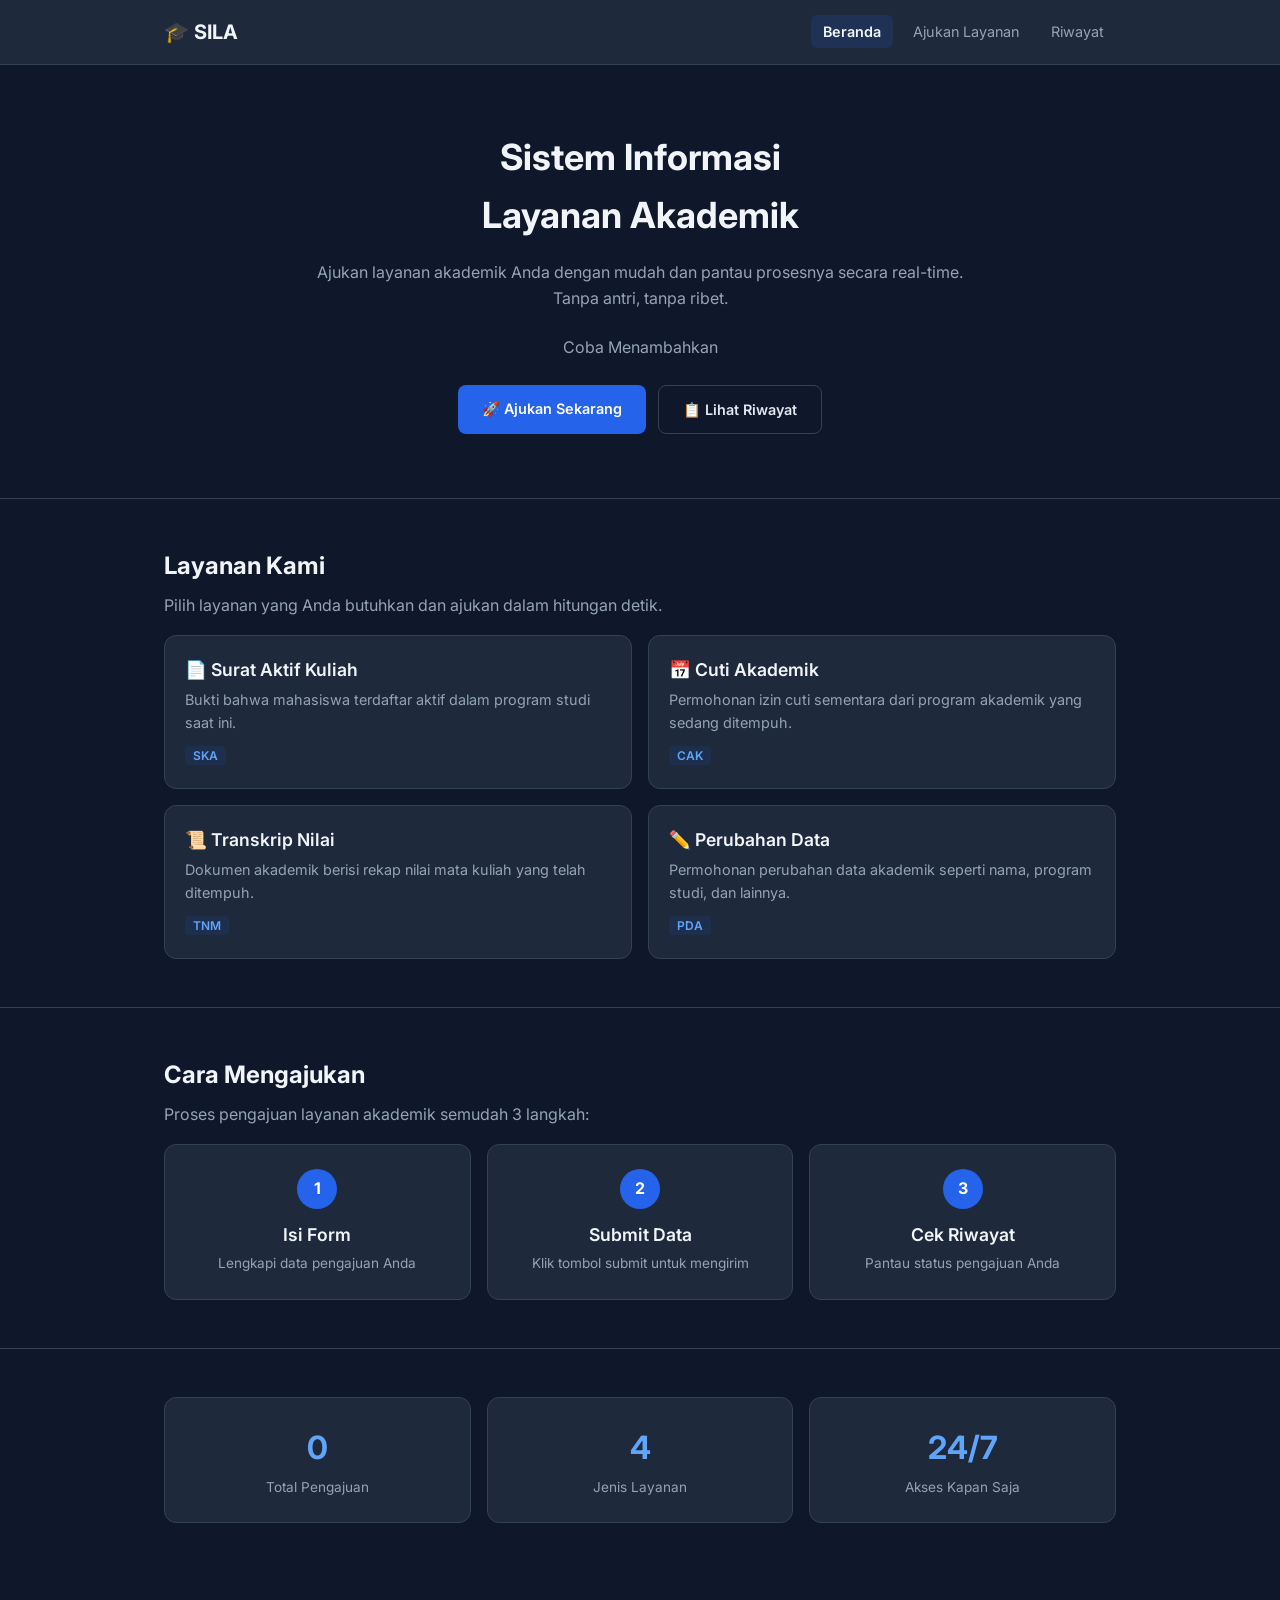
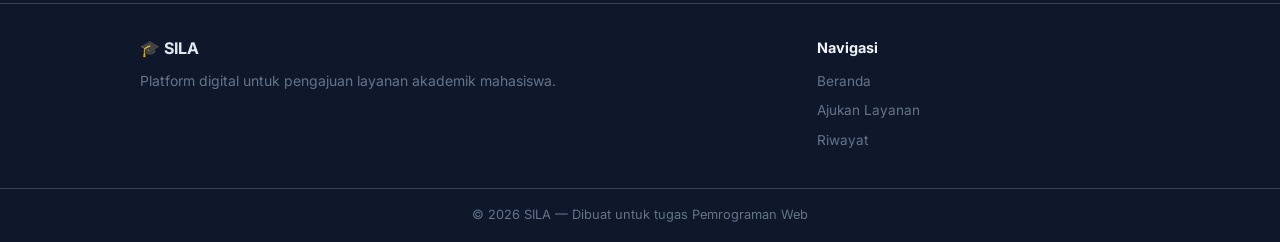
<file: index.html>
<!DOCTYPE html>
<html lang="id">

<head>
    <meta charset="UTF-8">
    <meta name="viewport" content="width=device-width, initial-scale=1.0">
    <title>SILA — Sistem Informasi Layanan Akademik</title>
    <link rel="preconnect" href="https://fonts.googleapis.com">
    <link rel="preconnect" href="https://fonts.gstatic.com" crossorigin>
    <link href="https://fonts.googleapis.com/css2?family=Inter:wght@400;600;700&display=swap" rel="stylesheet">
    <link rel="stylesheet" href="css/style.css">
</head>

<body>

    <!-- HEADER & NAVIGASI -->
    <header class="navbar">
        <div class="container navbar-inner">
            <a href="index.html" class="logo">🎓 SILA</a>
            <input type="checkbox" id="navToggle" class="nav-toggle">
            <label for="navToggle" class="hamburger">
                <span></span>
                <span></span>
                <span></span>
            </label>
            <nav>
                <ul class="nav-menu">
                    <li><a href="index.html" class="active">Beranda</a></li>
                    <li><a href="layanan.html">Ajukan Layanan</a></li>
                    <li><a href="riwayat.html">Riwayat</a></li>
                </ul>
            </nav>
        </div>
    </header>

    <main>

        <!-- Hero -->
        <section class="hero">
            <div class="container">
                <h1>Sistem Informasi<br>Layanan Akademik</h1>
                <p>Ajukan layanan akademik Anda dengan mudah dan pantau prosesnya secara real-time.<br>Tanpa antri,
                    tanpa ribet.</p>
                    <p>Coba Menambahkan</p>
                <div class="hero-buttons">
                    <a href="layanan.html" class="btn btn-primary">🚀 Ajukan Sekarang</a>
                    <a href="riwayat.html" class="btn btn-outline">📋 Lihat Riwayat</a>
                </div>
            </div>
        </section>

        <!-- Daftar Layanan -->
        <section class="section">
            <div class="container">
                <h2>Layanan Kami</h2>
                <p class="section-desc">Pilih layanan yang Anda butuhkan dan ajukan dalam hitungan detik.</p>
                
                <div class="cards-grid">
                    <article class="card">
                        <h3>📄 Surat Aktif Kuliah</h3>
                        <p>Bukti bahwa mahasiswa terdaftar aktif dalam program studi saat ini.</p>
                        <span class="card-code">SKA</span>
                    </article>
                    <article class="card">
                        <h3>📅 Cuti Akademik</h3>
                        <p>Permohonan izin cuti sementara dari program akademik yang sedang ditempuh.</p>
                        <span class="card-code">CAK</span>
                    </article>
                    <article class="card">
                        <h3>📜 Transkrip Nilai</h3>
                        <p>Dokumen akademik berisi rekap nilai mata kuliah yang telah ditempuh.</p>
                        <span class="card-code">TNM</span>
                    </article>
                    <article class="card">
                        <h3>✏️ Perubahan Data</h3>
                        <p>Permohonan perubahan data akademik seperti nama, program studi, dan lainnya.</p>
                        <span class="card-code">PDA</span>
                    </article>
                </div>
            </div>
        </section>

        <!-- Cara Mengajukan -->
        <section class="section">
            <div class="container">
                <h2>Cara Mengajukan</h2>
                <p class="section-desc">Proses pengajuan layanan akademik semudah 3 langkah:</p>
                <div class="steps-grid">
                    <div class="step">
                        <div class="step-number">1</div>
                        <h3>Isi Form</h3>
                        <p>Lengkapi data pengajuan Anda</p>
                    </div>
                    <div class="step">
                        <div class="step-number">2</div>
                        <h3>Submit Data</h3>
                        <p>Klik tombol submit untuk mengirim</p>
                    </div>
                    <div class="step">
                        <div class="step-number">3</div>
                        <h3>Cek Riwayat</h3>
                        <p>Pantau status pengajuan Anda</p>
                    </div>
                </div>
            </div>
        </section>

        <!-- Statistik -->
        <section class="section">
            <div class="container">
                <div class="stats-grid">
                    <div class="stat">
                        <div class="stat-number">0</div>
                        <div class="stat-label">Total Pengajuan</div>
                    </div>
                    <div class="stat">
                        <div class="stat-number">4</div>
                        <div class="stat-label">Jenis Layanan</div>
                    </div>
                    <div class="stat">
                        <div class="stat-number">24/7</div>
                        <div class="stat-label">Akses Kapan Saja</div>
                    </div>
                </div>
            </div>
        </section>

    </main>

    <!-- FOOTER -->
    <footer class="footer">
        <div class="container footer-inner">
            <div>
                <strong>🎓 SILA</strong>
                <p>Platform digital untuk pengajuan layanan akademik mahasiswa.</p>
            </div>
            <div class="footer-nav">
                <h4>Navigasi</h4>
                <ul>
                    <li><a href="index.html">Beranda</a></li>
                    <li><a href="layanan.html">Ajukan Layanan</a></li>
                    <li><a href="riwayat.html">Riwayat</a></li>
                </ul>
            </div>
        </div>
        <div class="footer-bottom">
            <div class="container">
                <p>&copy; 2026 SILA — Dibuat untuk tugas Pemrograman Web</p>
            </div>
        </div>
    </footer>

</body>

</html>
</file>
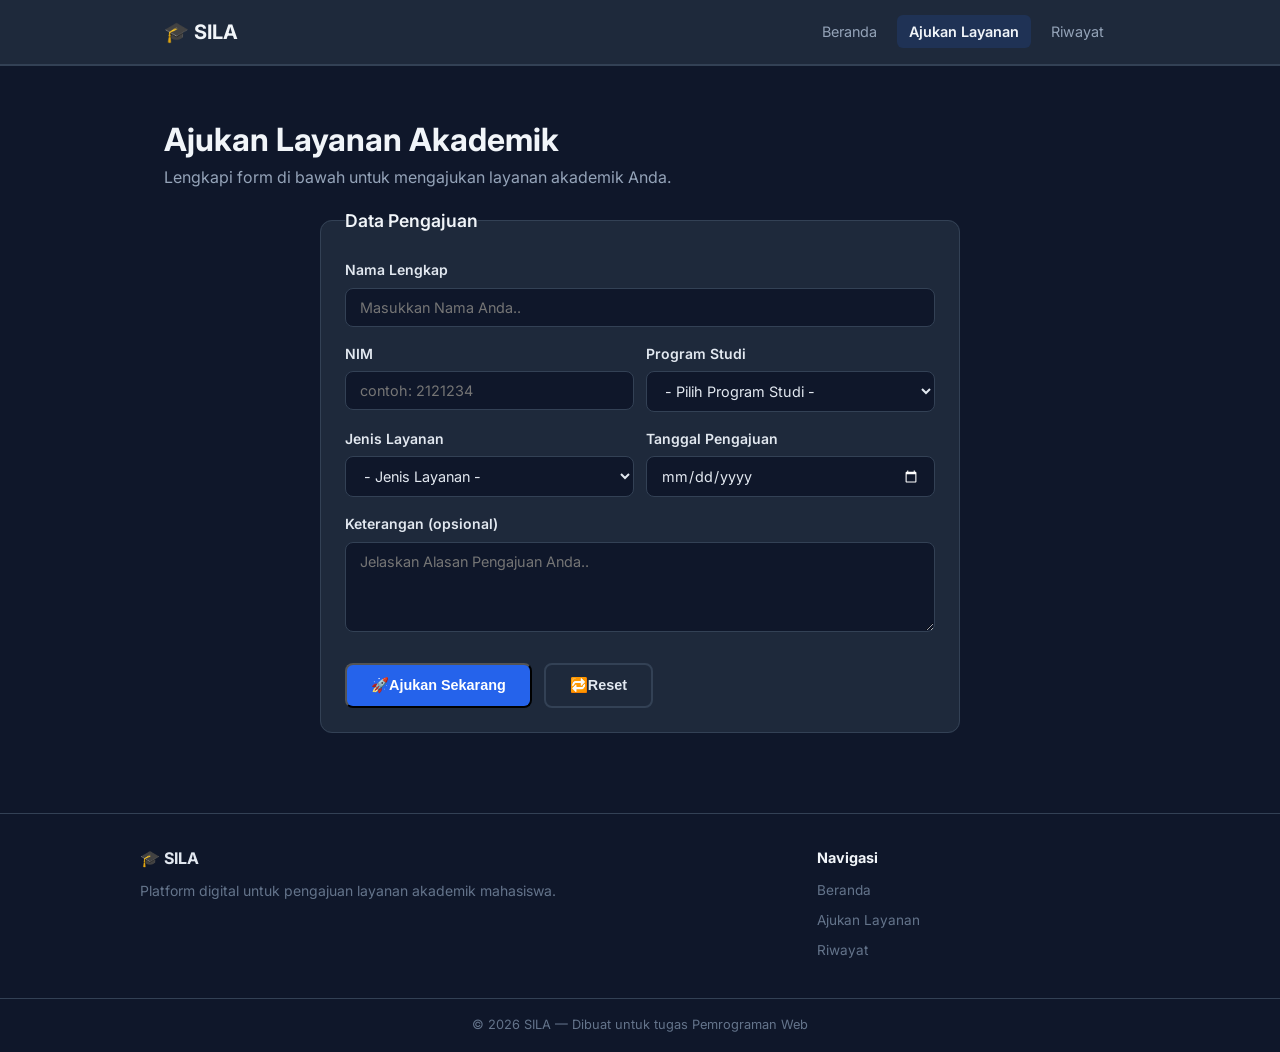
<file: layanan.html>
<!DOCTYPE html>
<html lang="id">
 
<head>
    <meta charset="UTF-8">
    <meta name="viewport" content="width=device-width, initial-scale=1.0">
    <title>Ajukan Layanan — SILA</title>
    <link rel="preconnect" href="https://fonts.googleapis.com">
    <link rel="preconnect" href="https://fonts.gstatic.com" crossorigin>
    <link href="https://fonts.googleapis.com/css2?family=Inter:wght@400;600;700&display=swap" rel="stylesheet">
    <link rel="stylesheet" href="css/style.css">
</head>
 
<body>
 
    <!-- HEADER & NAVIGASI -->
    <header class="navbar">
        <div class="container navbar-inner">
            <a href="index.html" class="logo">🎓 SILA</a>
            <input type="checkbox" id="navToggle" class="nav-toggle">
            <label for="navToggle" class="hamburger">
                <span></span>
                <span></span>
                <span></span>
            </label>
            <nav>
                <ul class="nav-menu">
                    <li><a href="index.html">Beranda</a></li>
                    <li><a href="layanan.html" class="active">Ajukan Layanan</a></li>
                    <li><a href="riwayat.html">Riwayat</a></li>
                </ul>
            </nav>
        </div>
    </header>
 
    <main>
        <section class="section">
            <div class="container">
                <h1>Ajukan Layanan Akademik</h1>
                <p class="section-desc">Lengkapi form di bawah untuk mengajukan layanan akademik Anda.</p>
 
                <!-- Form pengajuan layanan (M10) -->
                 <form action="#" method="post" target="_self" class="form-card">
                    <fieldset>
                        <legend>Data Pengajuan</legend>
                        <!-- Field: Nama, Nim, Prodi, Layanan, Tanggal, Keterangan, Button -->
 
                        <!-- Nama -->
                         <div class="form-group">
                            <label for="namalengkap">Nama Lengkap</label>
                            <input type="text" id="namalengkap" name="namalengkap" placeholder="Masukkan Nama Anda.." required>
                         </div>
 
                        <!-- Nim & Prodi -->
                         <div class="form-row">
 
                            <!-- NIM -->
                             <div class="form-group">
                                <label for="nim">NIM</label>
                                <input  type="text" id="nim" name="nim" placeholder="contoh: 2121234" required>
                             </div>
 
                             <!-- Prodi -->
                              <div class="form-group">
                                <label for="prodi">Program Studi</label>
                                <select id="prodi" name="prodi" required>
                                    <option value="">- Pilih Program Studi -</option>
                                    <option value="Sistem Informasi">Sistem Informasi</option>
                                    <option value="Teknik Informatika">Teknik Informatika</option>
                                    <option value="Manajemen">Manajemen</option>
                                    <option value="Akuntansi">Akuntansi</option>
                                </select>
                              </div>
                         </div>
 
                         <!-- Layanan dan Tanggal -->
                          <div class="form-row">
 
                            <!-- Layanan -->
                             <div class="form-group">
                                <label for="layanan">Jenis Layanan</label>
                                <select id="layanan" name="layanan" required>
                                    <option value="" >- Jenis Layanan -</option>
                                    <option value="SKA">SKA - Surat Aktif Kuliah</option>
                                    <option value="CAK">CAK - Cuti Akademik</option>
                                    <option value="TNM">TNM - Transkip Akademik</option>
                                    <option value="PDA">PDA - Perubahan Data</option>
                                </select>
                             </div>
 
                             <!-- Tanggal -->
                              <div class="form-group">
                                <label for="tanggal">Tanggal Pengajuan</label>
                                <input type="date" id="tanggal" name="tanggal" required>
                              </div>
                          </div>
 
                          <!-- Keterangan -->
                           <div class="form-group">
                            <label>Keterangan (opsional)</label>
                            <textarea id="Keterangan" name="Keterangan" rows="4" placeholder="Jelaskan Alasan Pengajuan Anda.."></textarea>
                           </div>
 
                           <!-- Tombol Kirim -->
                            <div class="form-actions">
                                <input type="submit" name="submit" value="🚀Ajukan Sekarang" class="btn btn-primary">
                                <button type="reset" name="reset" class="btn btn-outline">🔁Reset</button>
                            </div>
 
 
 
                    </fieldset>
                 </form>
                <!-- Akhir form -->
            </div>
        </section>
    </main>
 
    <!-- FOOTER -->
    <footer class="footer">
        <div class="container footer-inner">
            <div>
                <strong>🎓 SILA</strong>
                <p>Platform digital untuk pengajuan layanan akademik mahasiswa.</p>
            </div>
            <div class="footer-nav">
                <h4>Navigasi</h4>
                <ul>
                    <li><a href="index.html">Beranda</a></li>
                    <li><a href="layanan.html">Ajukan Layanan</a></li>
                    <li><a href="riwayat.html">Riwayat</a></li>
                </ul>
            </div>
        </div>
        <div class="footer-bottom">
            <div class="container">
                <p>&copy; 2026 SILA — Dibuat untuk tugas Pemrograman Web</p>
            </div>
        </div>
    </footer>
 
</body>
 
</html>
</file>
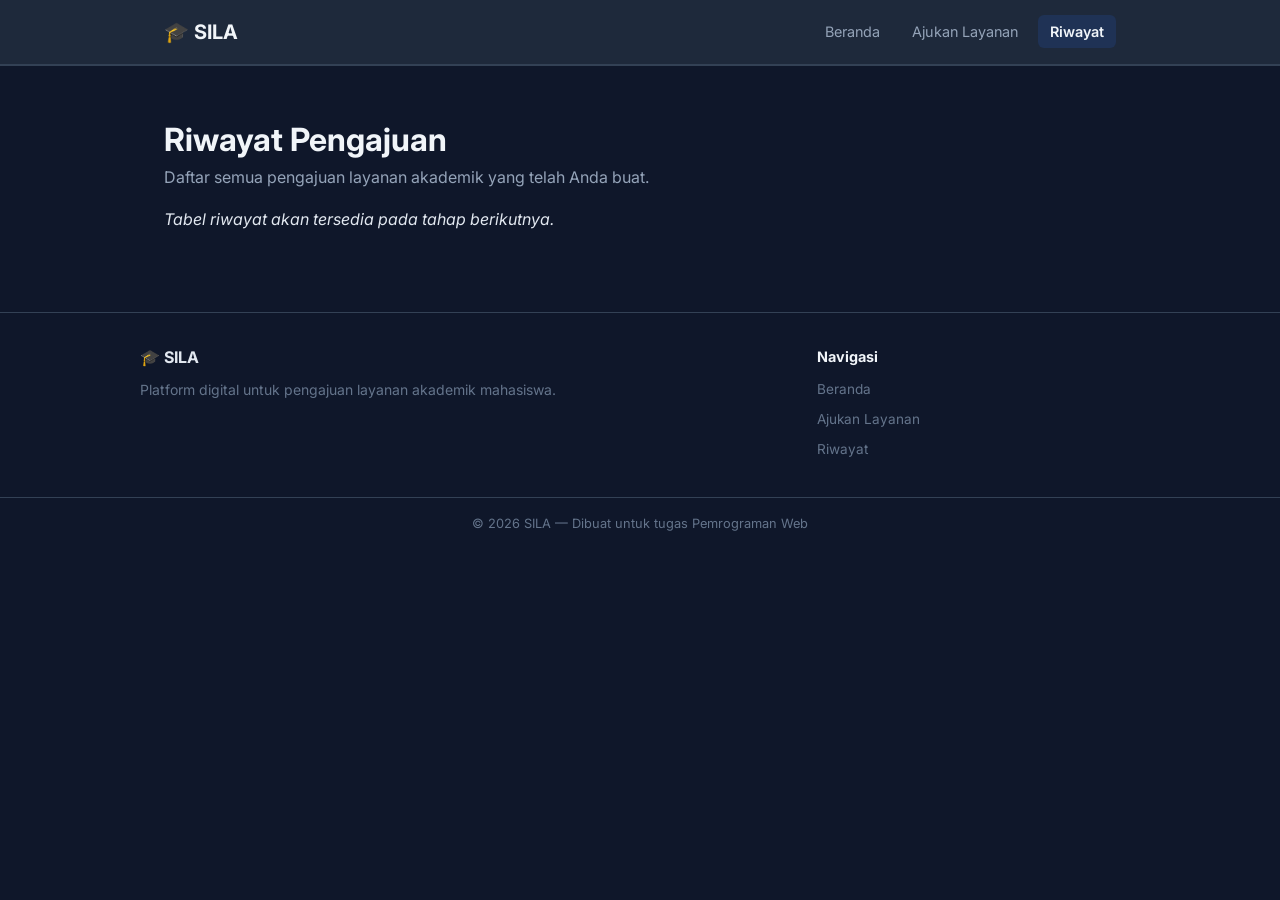
<file: riwayat.html>
<!DOCTYPE html>
<html lang="id">

<head>
    <meta charset="UTF-8">
    <meta name="viewport" content="width=device-width, initial-scale=1.0">
    <title>Riwayat Pengajuan — SILA</title>
    <link rel="preconnect" href="https://fonts.googleapis.com">
    <link rel="preconnect" href="https://fonts.gstatic.com" crossorigin>
    <link href="https://fonts.googleapis.com/css2?family=Inter:wght@400;600;700&display=swap" rel="stylesheet">
    <link rel="stylesheet" href="css/style.css">
</head>

<body>

    <!-- HEADER & NAVIGASI -->
    <header class="navbar">
        <div class="container navbar-inner">
            <a href="index.html" class="logo">🎓 SILA</a>
            <input type="checkbox" id="navToggle" class="nav-toggle">
            <label for="navToggle" class="hamburger">
                <span></span>
                <span></span>
                <span></span>
            </label>
            <nav>
                <ul class="nav-menu">
                    <li><a href="index.html">Beranda</a></li>
                    <li><a href="layanan.html">Ajukan Layanan</a></li>
                    <li><a href="riwayat.html" class="active">Riwayat</a></li>
                </ul>
            </nav>
        </div>
    </header>

    <main>
        <section class="section">
            <div class="container">
                <h1>Riwayat Pengajuan</h1>
                <p class="section-desc">Daftar semua pengajuan layanan akademik yang telah Anda buat.</p>
                <p><em>Tabel riwayat akan tersedia pada tahap berikutnya.</em></p>
            </div>
        </section>
    </main>

    <!-- FOOTER -->
    <footer class="footer">
        <div class="container footer-inner">
            <div>
                <strong>🎓 SILA</strong>
                <p>Platform digital untuk pengajuan layanan akademik mahasiswa.</p>
            </div>
            <div class="footer-nav">
                <h4>Navigasi</h4>
                <ul>
                    <li><a href="index.html">Beranda</a></li>
                    <li><a href="layanan.html">Ajukan Layanan</a></li>
                    <li><a href="riwayat.html">Riwayat</a></li>
                </ul>
            </div>
        </div>
        <div class="footer-bottom">
            <div class="container">
                <p>&copy; 2026 SILA — Dibuat untuk tugas Pemrograman Web</p>
            </div>
        </div>
    </footer>

</body>

</html>
</file>
<file: css/style.css>
/* ================================
   CSS DASAR — SILA
   ================================ */
 
* {
    margin: 0;
    padding: 0;
    box-sizing: border-box;
}
 
body {
    background-color: #0f172a;
    color: #e2e8f0;
}
 
h1,
h2,
h3 {
    color: #f1f5f9;
}
 
a {
    color: #60a5fa;
    text-decoration: none;
}
 
a:hover {
    color: #93c5fd;
}
 
hr {
    border: none;
    border-top: 1px solid #334155;
}
 
 
/* ================================
   CSS LANJUTAN — SILA
   ================================ */
 
body {
    font-family: 'Inter', sans-serif;
    font-size: 16px;
    line-height: 1.6;
}
 
h1 {
    font-size: 2rem;
    font-weight: 700;
}
 
h2 {
    font-size: 1.5rem;
    font-weight: 700;
    margin-bottom: 8px;
}
 
h3 {
    font-size: 1.1rem;
    font-weight: 600;
    margin-bottom: 4px;
}
 
.section-desc {
    color: #94a3b8;
    margin-bottom: 16px;
}
 
 
/* ================================
   PAGE LAYOUT — SILA
   ================================ */
 
.container {
    max-width: 1000px;
    margin: 0 auto;
    padding: 0 24px;
}
 
.navbar {
    background-color: #1e293b;
    border-bottom: 1px solid #334155;
    padding: 16px 0;
}
 
.navbar-inner {
    display: flex;
    justify-content: space-between;
    align-items: center;
}
 
.logo {
    font-size: 1.25rem;
    font-weight: 700;
    color: #f1f5f9;
}
 
.hero {
    padding: 64px 0;
    text-align: center;
}
 
.hero h1 {
    font-size: 2.25rem;
    margin-bottom: 16px;
}
 
.hero p {
    color: #94a3b8;
    margin-bottom: 24px;
}
 
.hero-buttons {
    display: flex;
    justify-content: center;
    gap: 12px;
}
 
.btn {
    display: inline-block;
    padding: 12px 24px;
    border-radius: 8px;
    font-size: 0.9rem;
    font-weight: 600;
    transition: background-color 0.3s, color 0.3s, transform 0.2s;
}
 
.btn-primary {
    background-color: #2563eb;
    color: #fff;
}
 
.btn-primary:hover {
    background-color: #1d4ed8;
    color: #fff;
    transform: translateY(-2px);
}
 
.btn-outline {
    border: 1px solid #334155;
    color: #e2e8f0;
}
 
.btn-outline:hover {
    background-color: #1e293b;
    color: #f1f5f9;
    transform: translateY(-2px);
}
 
.section {
    padding: 48px 0;
    border-top: 1px solid #334155;
}
 
.cards-grid {
    display: grid;
    grid-template-columns: 1fr 1fr;
    gap: 16px;
    margin-top: 16px;
}
 
.card {
    background-color: #1e293b;
    border: 1px solid #334155;
    border-radius: 12px;
    padding: 20px;
    transition: border-color 0.3s, transform 0.2s;
}
 
.card:hover {
    border-color: #475569;
    transform: translateY(-2px);
}
 
.card p {
    color: #94a3b8;
    font-size: 0.9rem;
    margin-bottom: 8px;
}
 
.card-code {
    font-size: 0.75rem;
    font-weight: 600;
    color: #60a5fa;
    background-color: rgba(37, 99, 235, 0.1);
    padding: 2px 8px;
    border-radius: 4px;
}
 
.steps-grid {
    display: flex;
    gap: 16px;
    margin-top: 16px;
}
 
.step {
    flex: 1;
    text-align: center;
    background-color: #1e293b;
    border: 1px solid #334155;
    border-radius: 12px;
    padding: 24px 16px;
    transition: border-color 0.3s;
}
 
.step:hover {
    border-color: #475569;
}
 
.step-number {
    width: 40px;
    height: 40px;
    background-color: #2563eb;
    color: #fff;
    border-radius: 50%;
    display: flex;
    align-items: center;
    justify-content: center;
    font-weight: 700;
    margin: 0 auto 12px;
}
 
.step p {
    color: #94a3b8;
    font-size: 0.85rem;
}
 
.stats-grid {
    display: flex;
    gap: 16px;
}
 
.stat {
    flex: 1;
    text-align: center;
    background-color: #1e293b;
    border: 1px solid #334155;
    border-radius: 12px;
    padding: 24px;
}
 
.stat-number {
    font-size: 2rem;
    font-weight: 700;
    color: #60a5fa;
}
 
.stat-label {
    color: #94a3b8;
    font-size: 0.85rem;
    margin-top: 4px;
}
 
.footer {
    border-top: 1px solid #334155;
    margin-top: 32px;
}
 
.footer-inner {
    display: grid;
    grid-template-columns: 2fr 1fr;
    gap: 32px;
    padding: 32px 0;
}
 
.footer-inner p {
    color: #64748b;
    font-size: 0.875rem;
    margin-top: 8px;
}
 
.footer-inner h4 {
    color: #f1f5f9;
    margin-bottom: 8px;
    font-size: 0.9rem;
}
 
.footer-bottom {
    border-top: 1px solid #334155;
    padding: 16px 0;
    text-align: center;
}
 
.footer-bottom p {
    font-size: 0.8rem;
    color: #64748b;
}
 
 
/* ================================
   STRUKTUR NAVIGASI & MENU — SILA
   ================================ */
 
.nav-menu {
    list-style: none;
    display: flex;
    gap: 8px;
}
 
.nav-menu li a {
    color: #94a3b8;
    font-size: 0.9rem;
    padding: 8px 12px;
    border-radius: 6px;
    transition: color 0.3s, background-color 0.3s;
}
 
.nav-menu li a:hover {
    color: #f1f5f9;
    background-color: rgba(255, 255, 255, 0.05);
}
 
.nav-menu li a.active {
    color: #f1f5f9;
    font-weight: 600;
    background-color: rgba(37, 99, 235, 0.15);
}
 
.footer-nav ul {
    list-style: none;
}
 
.footer-nav ul li {
    margin-bottom: 4px;
}
 
.footer-nav ul li a {
    color: #64748b;
    font-size: 0.85rem;
    transition: color 0.3s;
}
 
.footer-nav ul li a:hover {
    color: #93c5fd;
}
 
 
 
 
/* ================================
   MEDIA QUERY & RESPONSIF — SILA
   ================================ */
 
/* --------------------------------
   Animasi CSS (@keyframes)
   Mendefinisikan gerakan bernama 'fadeIn':
   - from: posisi awal (tersembunyi, geser ke bawah)
   - to: posisi akhir (terlihat, posisi normal)
   -------------------------------- */
@keyframes fadeIn {
    from {
        opacity: 0;
        /* transparan penuh */
        transform: translateY(20px);
        /* geser 20px ke bawah */
    }
 
    to {
        opacity: 1;
        /* terlihat penuh */
        transform: translateY(0);
        /* posisi normal */
    }
}
 
/* Hero section mendapat animasi fadeIn selama 0.6 detik */
.hero {
    animation: fadeIn 0.6s ease;
}
 
 
 
/* --------------------------------
   Hamburger Menu Animasi
   Saat checkbox dicentang, 3 garis hamburger
   berubah menjadi tanda 'X' (close):
   - Garis ke-1: putar 45° ke bawah
   - Garis ke-2: hilang (opacity 0)
   - Garis ke-3: putar -45° ke atas
   -------------------------------- */
 
.nav-toggle {
    display: none;
    /* checkbox tersembunyi */
}
 
.hamburger {
    display: none;
    flex-direction: column;
    gap: 5px;
    cursor: pointer;
    padding: 4px;
}
 
.hamburger span {
    display: block;
    width: 24px;
    height: 3px;
    background-color: #f1f5f9;
    border-radius: 2px;
    transition: transform 0.3s, opacity 0.3s;
    /* animasi garis */
}
 
/* Garis-1: miring ke kanan membentuk '/' */
.nav-toggle:checked~label .hamburger span:nth-child(1) {
    transform: translateY(8px) rotate(45deg);
}
 
/* Garis-2: menghilang */
.nav-toggle:checked~label .hamburger span:nth-child(2) {
    opacity: 0;
}
 
/* Garis-3: miring ke kiri membentuk '\' */
.nav-toggle:checked~label .hamburger span:nth-child(3) {
    transform: translateY(-8px) rotate(-45deg);
}
 
/* --------------------------------
   Responsive: Tablet & Mobile (<= 768px)
   Semua grid/flex berubah ke 1 kolom/baris
   agar konten tidak terlalu sempit di layar kecil.
   -------------------------------- */
   
/* Tablet & Mobile */
@media (max-width: 768px) {
    .navbar-inner {
        flex-wrap: wrap;
    }
 
    .hamburger {
        display: flex;
        /* tampilkan hamburger */
    }
 
    nav {
        width: 100%;
        order: 3;
    }
 
    .nav-menu {
        display: none;
        flex-direction: column;
        gap: 0;
        width: 100%;
        padding: 8px 0;
        border-top: 1px solid #334155;
        margin-top: 12px;
    }
 
    .nav-menu li a {
        display: block;
        padding: 10px 0;
        border-radius: 0;
    }
 
    .nav-toggle:checked~nav .nav-menu {
        display: flex;
    }
 
    /* SAMBUNG DARI SINI */
    /* ================== */
 
    .nav-menu {
        gap: 4px;
    }
 
    /* Judul hero lebih kecil di mobile */
    .hero h1 {
        font-size: 1.5rem;
    }
 
    /* Tombol berubah jadi vertikal (kolom) */
    .hero-buttons {
        flex-direction: column;
        align-items: center;
    }
 
    /* Cards: dari 2 kolom → 1 kolom */
    .cards-grid {
        grid-template-columns: 1fr;
    }
 
    /* Steps & stats berubah ke arah vertikal */
    .steps-grid {
        flex-direction: column;
    }
 
    .stats-grid {
        flex-direction: column;
    }
 
    /* Footer: dari 2 kolom → 1 kolom */
    .footer-inner {
        grid-template-columns: 1fr;
        gap: 24px;
    }
}
 
/* --------------------------------
   Responsive: Layar Sangat Kecil (<= 480px)
   Untuk smartphone kecil:
   - Judul lebih kecil lagi
   - Tombol lebar penuh (100%)
   -------------------------------- */
/* Small Mobile */
@media (max-width: 480px) {
    .hero h1 {
        font-size: 1.25rem;
    }
 
    /* Tombol mengisi penuh lebar layar */
    .btn {
        width: 100%;
        text-align: center;
    }
}
 
/* M10 - FORMS */
.form-card{
    max-width: 640px;
    /* lebar mksimum */
    margin: 0 auto;
    /* tengah halaman */
}
 
fieldset{
    border: 1px solid #334155;
    border-radius: 12px;
    padding: 24px;
    background-color: #1e293b;
}
 
legend{
    font-weight: 600;
    font-size: 1.1rem;
    color: #f1f5f9;
    padding: 0.10px;
}
 
.form-group{
    margin-bottom: 16px;
    /* jarak untuk selanjutnya */
}
 
.form-group label{
    display: block;
    /* jadi full 1 baris */
    font-size: 0.875rem;
    font-weight: 600;
    color: #e2e8f0;
    margin-bottom: 6px;
}
 
/* input, select, text area */
.form-group input,
.form-group select,
.form-group textarea{
    width: 100%;
    /* lebar memenuhi kontainer */
    padding: 10px 14px;
    border: 1px solid #334155;
    background-color: #0f172a;
    color: #e2e8f0;
    border-radius: 8px;
    font-size: 0.9rem;
    outline: none;
    transition: border-color 0.3s;
    font-family: inherit;
}

input[type="date"]{
    color-scheme: dark;
}
 
.form-row{
    display: grid;
    grid-template-columns: 1fr 1fr;
    gap: 12px;
}
.form-group input:focus,
.form-group select:focus,
.form-group textarea:focus{
    border-color: #1d4ed8;
}

.form-group textarea{
    resize: vertical;
    /* hanya boleh ubah tingginya */
    min-height: 80px;

}

.form-actions{
    display: flex;
    gap: 12px;
    margin-top: 24px;
}

.form-actions.btn{
    cursor: pointer;
    border: none;
    font-family: inherit;
}

.form-actions .btn-outline{
    border: 2px solid #334155;
    background: none;
}
</file>
